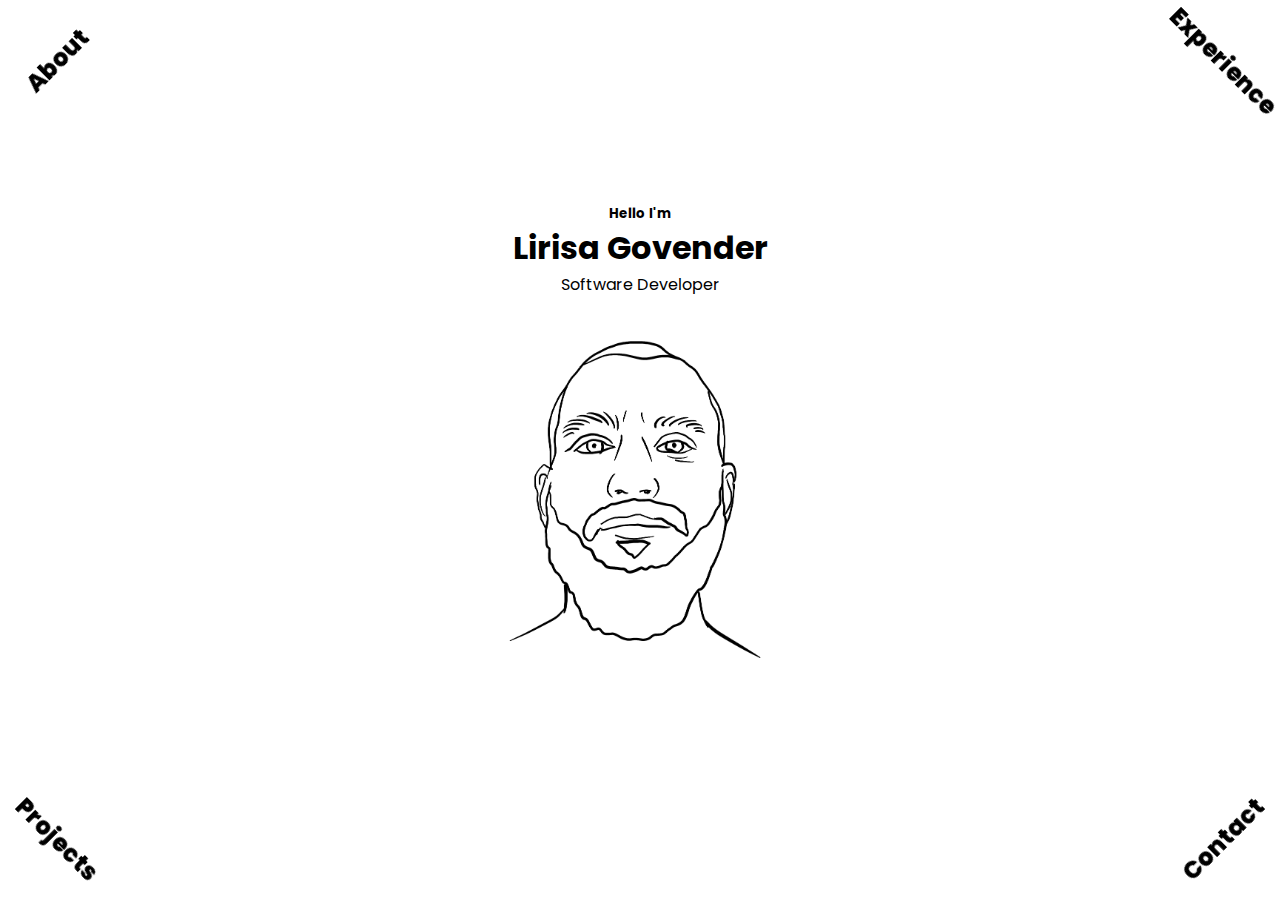
<file: index.html>
<!DOCTYPE html>
<html lang="en">
<head>
    <meta charset="UTF-8">
    <meta name="viewport" content="width=device-width, initial-scale=1.0">
    <title>Lirisa Govender Portfolio</title>
    <link rel="icon" type="image/x-icon"  href="/assets/icons/favicon.ico">
    <script src="/js/animation.js" defer></script>
    <script src="/js/colour-mode.js" defer></script>
    <script src="/js/project-slideshow.js" defer></script>
    <link rel="stylesheet" href="/css/style.css">
    <link rel="stylesheet" href="/css/animation.css">
    <link rel="stylesheet" href="/css/colour-mode.css">
</head>
<body>
    <div id="hero"> 
        <h5>Hello I'm</h5>
        <h1>Lirisa Govender</h1>
        <p>Software Developer</p>
        <!-- Block, Element, Modifier (BEM) naming convention -->
        <div id="hero__animation">
            <div id="hero__animation__img"></div>
        </div>
    </div>
    <nav id="grid">
        <div id="grid__tl">
            <div id="grid__tl__btn">About</div>
            <div id="grid__tl__content">
                <div class="cards">
                    <div class="cards__content">
                        <article>
                            <img src="./assets/icons/experience.png" alt="Experience icon" class="icon">
                            <h2>Experience</h2>
                            <p>3+ Years <br> Software Development </br> Experience</p>
                        </article>
                        <p class="cards__content__text">
                            I have three years of experience building games, 
                            collaborating on projects, and applying design, programming, 
                            and interactive media skills through real-world-style academic work.
                        </p>
                    </div>
                    <div class="cards__content">
                        <article>
                            <img src="./assets/icons/education.png" alt="Education icon" class="icon">
                            <h2>Education</h2>
                            <p>Bachelor of Computer & Information Sciences <br> in Game Design & Development</p>
                        </article>
                        <p class="cards__content__text">
                            I'm completing a specialised degree in Game Design & Development at IIE-Vega School, Durban, 
                            while also self-learning web and mobile design to grow my creative and technical skills beyond the classroom.
                        </p>
                    </div>
                </div>
            </div>
        </div>
        <div id="grid__tr">
            <div id="grid__tr__btn">Experience</div>
            <div id="grid__tr__content">
                <div class="cards experience">
                        <article class="experience__skill">
                            <h2>Coding Languages</h2>
                            <div>
                                <img 
                                    src="./assets/icons/checkmark.png" 
                                    alt="Checkmark icon" 
                                    class="icon"
                                />
                                <div>
                                    <h2>C#</h2>
                                    <P>Experienced</P>
                                </div>
                            </div>
                            <div>
                                <img 
                                    src="./assets/icons/checkmark.png" 
                                    alt="Checkmark icon" 
                                    class="icon"
                                />
                                <div>
                                    <h2>C++</h2>
                                    <P>Intermediate</P>
                                </div>
                            </div>
                            <div>
                                <img 
                                    src="./assets/icons/checkmark.png" 
                                    alt="Checkmark icon" 
                                    class="icon"
                                />
                                <div>
                                    <h2>Kotlin</h2>
                                    <P>Intermediate</P>
                                </div>
                            </div>
                            <div>
                                <img 
                                    src="./assets/icons/checkmark.png" 
                                    alt="Checkmark icon" 
                                    class="icon"
                                />
                                <div>
                                    <h2>HTML, CSS & JS</h2>
                                    <P>Basic</P>
                                </div>
                            </div>
                        </article>
                        <article class="experience__skill">
                            <h2>Software</h2>
                            <div>
                                <img 
                                    src="./assets/icons/checkmark.png" 
                                    alt="Checkmark icon" 
                                    class="icon"
                                />
                                <div>
                                    <h2>Unity</h2>
                                    <P>Experienced</P>
                                </div>
                            </div>
                            <div>
                                <img 
                                    src="./assets/icons/checkmark.png" 
                                    alt="Checkmark icon" 
                                    class="icon"
                                />
                                <div>
                                    <h2>Unreal Engine 5</h2>
                                    <P>Intermediate</P>
                                </div>
                            </div>
                            <div>
                                <img 
                                    src="./assets/icons/checkmark.png" 
                                    alt="Checkmark icon" 
                                    class="icon"
                                />
                                <div>
                                    <h2>Visual Studio</h2>
                                    <P>Experienced</P>
                                </div>
                            </div>
                            <div>
                                <img 
                                    src="./assets/icons/checkmark.png" 
                                    alt="Checkmark icon" 
                                    class="icon"
                                />
                                <div>
                                    <h2>Photoshop & Blender</h2>
                                    <P>Experienced</P>
                                </div>
                            </div>
                        </article>
                </div>
            </div>
        </div>
        <div id="grid__bl">
            <div id="grid__bl__btn">Projects</div>
            <div id="grid__bl__content">
                <div id="grid__bl__content__projects">
                    <div class="project p-1">
                        <a href="project-details/project1.html">
                            <img
                                class="project__img project-1"
                                src="assets/portfolio-projects/project-1-dark.png"
                                alt="Project 1"
                            />
                        </a>
                        <h2 class="project__title">Project One</h2>
                        <button
                            class="btn"
                            onclick="window.location.href='https://youtu.be/52tFwCtpH-U'"
                        >
                            Demo
                        </button>
                        <button
                             class="btn"
                             onclick="window.location.href='https://lirisa29.itch.io/the-great-banana-dash'"
                        >
                            Download
                        </button>
                    </div>
                    <div class="project p-2">
                        <a href="project-details/project2.html">
                            <img
                                class="project__img project-2"
                                src="assets/portfolio-projects/project-2-dark.png"
                                alt="Project 2"
                            />
                        </a>
                        <h2 class="project__title">Project Two</h2>
                        <button
                            class="btn"
                            onclick="window.location.href='https://youtu.be/0BT-0k6VqTE'"
                        >
                            Demo
                        </button>
                        <button
                            class="btn"
                            onclick="window.location.href='https://lirisa29.itch.io/cyro-crisis'"
                        >
                            Download
                        </button>
                    </div>
                    <div class="project p-3">
                        <a href="project-details/project3.html">
                            <img
                                class="project__img project-3"
                                src="assets/portfolio-projects/project-3-dark.png"
                                alt="Project 3"
                            />
                        </a>
                        <h2 class="project__title">Project Three</h2>
                        <button
                           class="btn"
                           onclick="window.location.href='https://youtu.be/CaQbEs1PgSU'"
                        >
                           Demo
                       </button>
                       <button
                           class="btn"
                           onclick="window.location.href='https://lirisa29.itch.io/monster-moto-rush'"
                        >
                           Download
                       </button>
                    </div>
                    <div class="project p-4">
                        <a href="project-details/project4.html">
                            <img
                                class="project__img project-4"
                                src="assets/portfolio-projects/project-4-dark.png"
                                alt="Project 4"
                            />
                        </a>
                        <h2 class="project__title">Project Four</h2>
                        <button
                           class="btn"
                           onclick="window.location.href='https://youtu.be/6ot3UNZO2h0'"
                        >
                           Demo
                        </button>
                        <button
                           class="btn"
                           onclick="window.location.href='https://lirisa29.itch.io/depths-of-decay'"
                        >
                           Download
                        </button>
                    </div>
                <button class="arrow" onclick="navigateProject(-1)">&#10094;</button>
                <button class="arrow" onclick="navigateProject(1)">&#10095;</button>
            </div>
        </div>
        <div id="grid__br">
            <div id="grid__br__btn">Contact</div>
            <div id="grid__br__content">
                <h5 class="contact-text">Get In Touch</h5>
                <h2 class="contact-text">Contact Me</h2>
                <div>
                    <button class="btn btn-contact" onclick="window.location.href='mailto:lirisagovender@gmail.com'"
                    >
                        Email
                    </button>
                    <button class="btn btn-contact" onclick="window.location.href='https://za.linkedin.com/in/lirisa-govender-53a52a355'"
                    >
                        LinkedIn
                    </button>
                </div>
            </div>
        </div>
    </nav>
    <div id="colour-mode">
        <div id="toggle-button" class="icon"></div>
    </div>
</body>
</html>
</file>
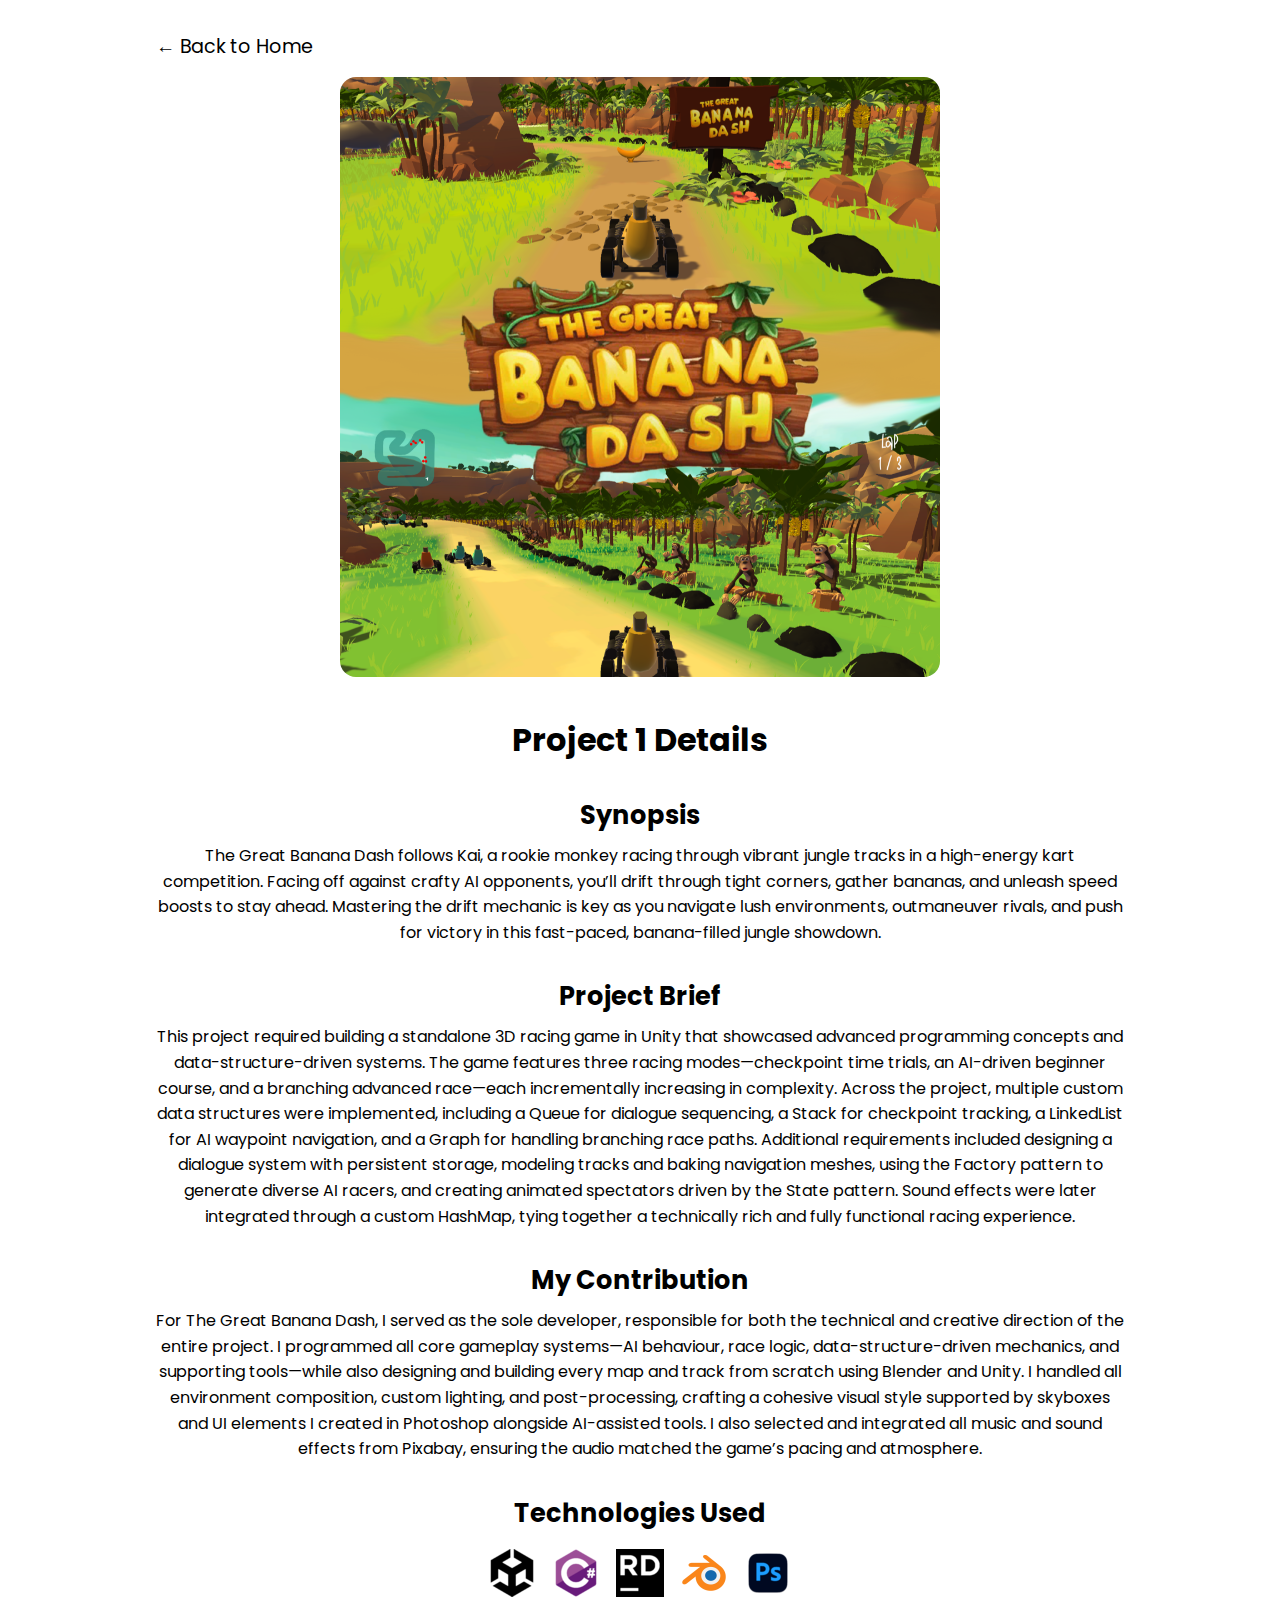
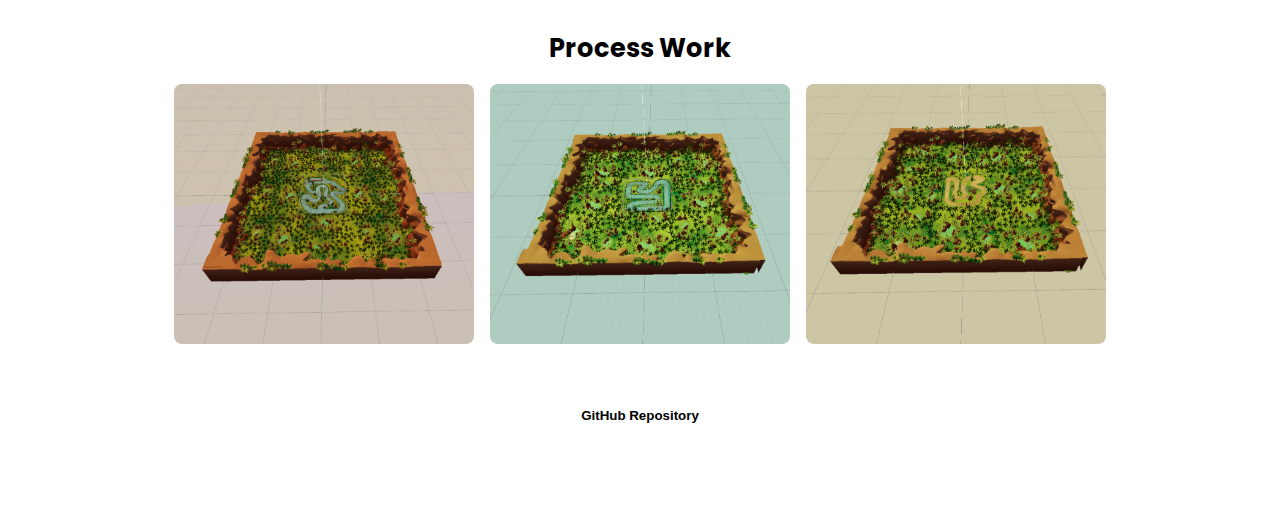
<file: project-details/project1.html>
<!DOCTYPE html>
<html lang="en">
<head>
    <meta charset="UTF-8">
    <meta name="viewport" content="width=device-width, initial-scale=1.0">
    <title>Lirisa Govender Portfolio</title>
    <link rel="icon" type="image/x-icon"  href="/assets/icons/favicon.ico">

    <link rel="stylesheet" href="../css/style.css">
    <link rel="stylesheet" href="../css/colour-mode.css">
    <link rel="stylesheet" href="../css/project-details.css">
</head>

<body>

    <!-- Back Button -->
    <a href="../index.html" class="back-btn">← Back to Home</a>

    <section class="project-details">

        <!-- Poster Image -->
        <img 
            src="../assets/portfolio-projects/project-1-dark.png" 
            alt="Project One Poster"
            class="details-poster"
        />

        <!-- Title -->
        <h1>Project 1 Details</h1>

        <!-- Synopsis -->
        <h2>Synopsis</h2>
        <p>
            The Great Banana Dash follows Kai, a rookie monkey racing through vibrant jungle tracks in a high-energy kart competition. 
            Facing off against crafty AI opponents, you’ll drift through tight corners, gather bananas, and unleash speed boosts to stay ahead. 
            Mastering the drift mechanic is key as you navigate lush environments, outmaneuver rivals, and push for victory in this fast-paced, banana-filled jungle showdown.
        </p>

        <!-- Project Brief -->
        <h2>Project Brief</h2>
        <p>
            This project required building a standalone 3D racing game in Unity that showcased advanced programming concepts and data-structure-driven systems. 
            The game features three racing modes—checkpoint time trials, an AI-driven beginner course, and a branching advanced race—each incrementally increasing in complexity. 
            Across the project, multiple custom data structures were implemented, including a Queue for dialogue sequencing, a Stack for checkpoint tracking, a LinkedList for AI waypoint navigation, and a Graph for handling branching race paths. 
            Additional requirements included designing a dialogue system with persistent storage, modeling tracks and baking navigation meshes, using the Factory pattern to generate diverse AI racers, and creating animated spectators driven by the State pattern. 
            Sound effects were later integrated through a custom HashMap, tying together a technically rich and fully functional racing experience.
        </p>

        <!-- My Role -->
        <h2>My Contribution</h2>
        <p>
            For The Great Banana Dash, I served as the sole developer, responsible for both the technical and creative direction of the entire project. 
            I programmed all core gameplay systems—AI behaviour, race logic, data-structure-driven mechanics, and supporting tools—while also designing and building every map and track from scratch using Blender and Unity. 
            I handled all environment composition, custom lighting, and post-processing, crafting a cohesive visual style supported by skyboxes and UI elements I created in Photoshop alongside AI-assisted tools. 
            I also selected and integrated all music and sound effects from Pixabay, ensuring the audio matched the game’s pacing and atmosphere.
        </p>

        <!-- Technologies -->
        <h2>Technologies Used</h2>
        <div class="tech-icons">
            <img src="../assets/icons/unity.png" alt="Unity">
            <img src="../assets/icons/csharp.png" alt="C#">
            <img src="../assets/icons/rider.png" alt="Jetbrains Rider">
            <img src="../assets/icons/blender.png" alt="Blender">
            <img src="../assets/icons/photoshop.png" alt="Photoshop">
            <!-- Add more if needed -->
        </div>

        <!-- Process Work -->
        <h2>Process Work</h2>
        <div class="process-gallery">
            <img src="../assets/portfolio-projects/process-images/project-1-process1.png" alt="">
            <img src="../assets/portfolio-projects/process-images/project-1-process2.png" alt="">
            <img src="../assets/portfolio-projects/process-images/project-1-process3.png" alt="">
        </div>

        <!-- Download Link -->
        <button
            class="download-btn"
            onclick="window.location.href='https://github.com/lirisa29/The-Great-Banana-Dash.git'"
        >
            GitHub Repository
        </button>

    </section>
</body>
</html>
</file>
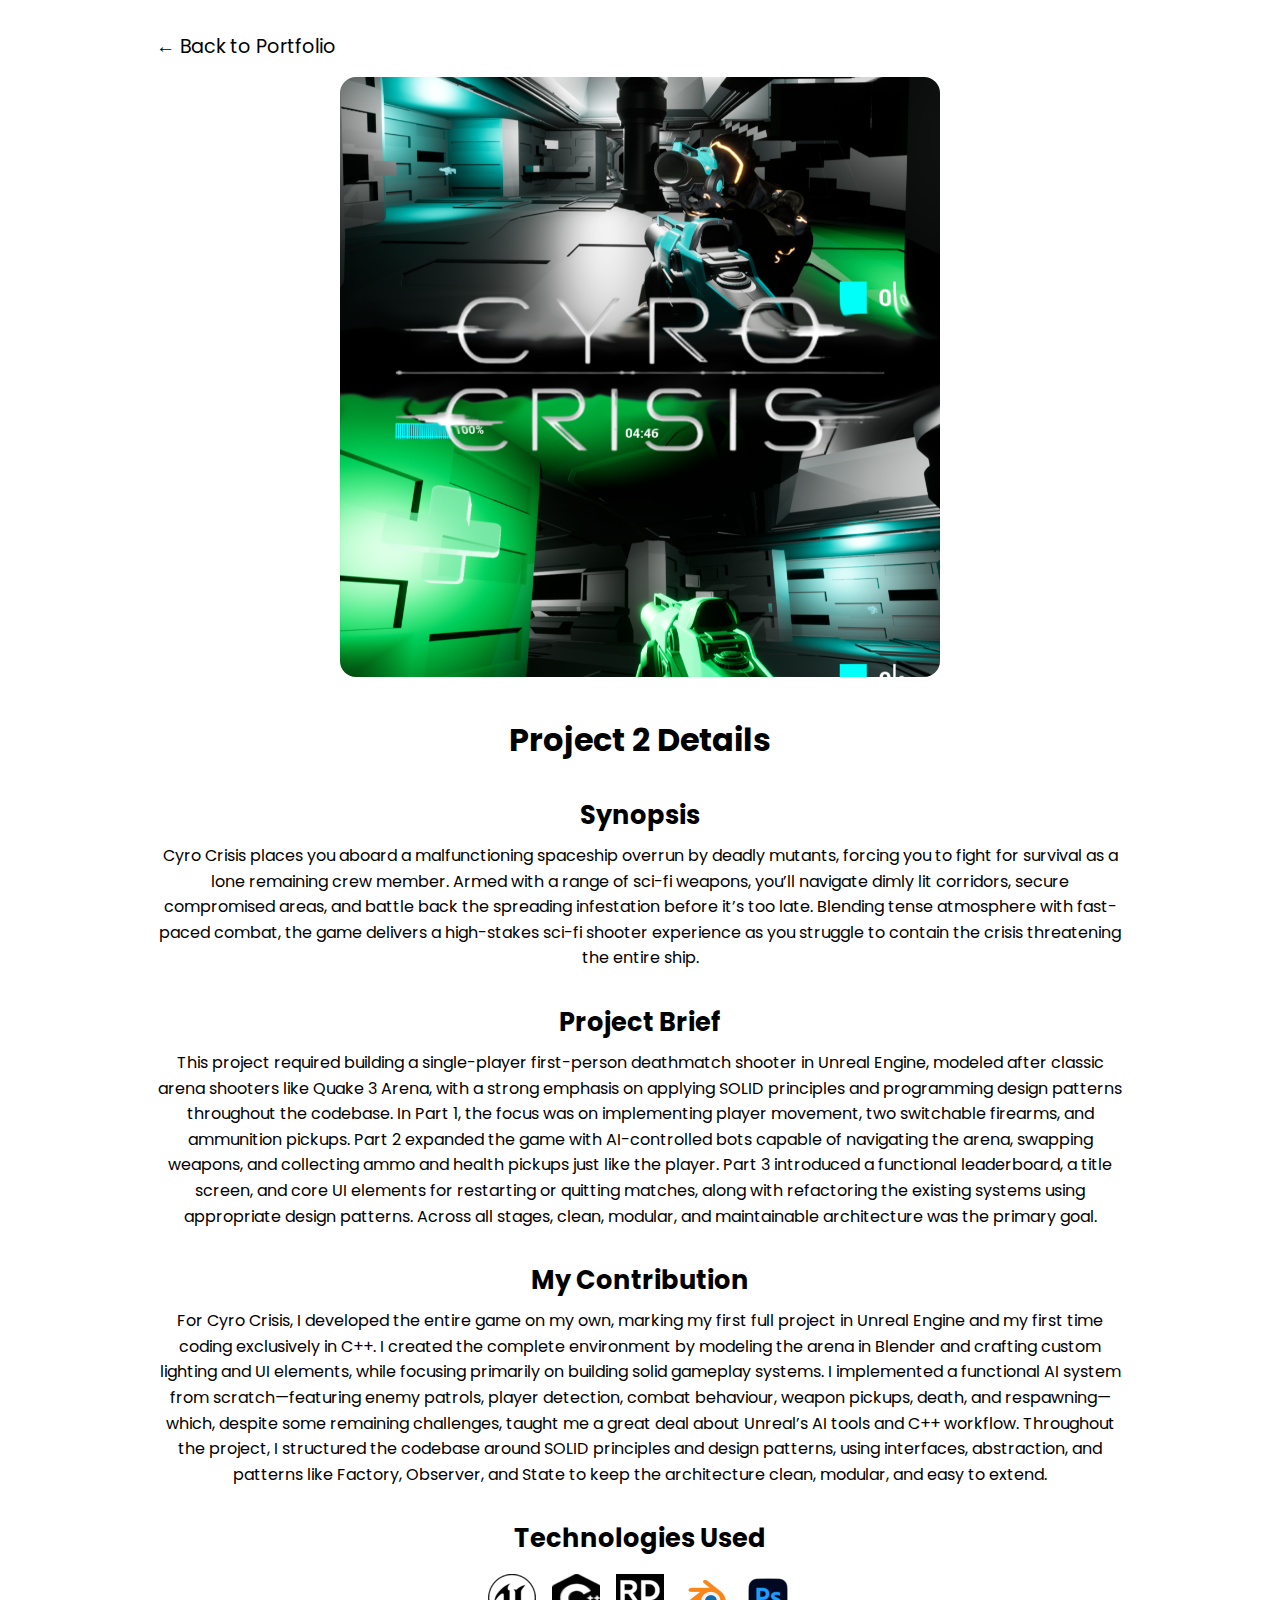
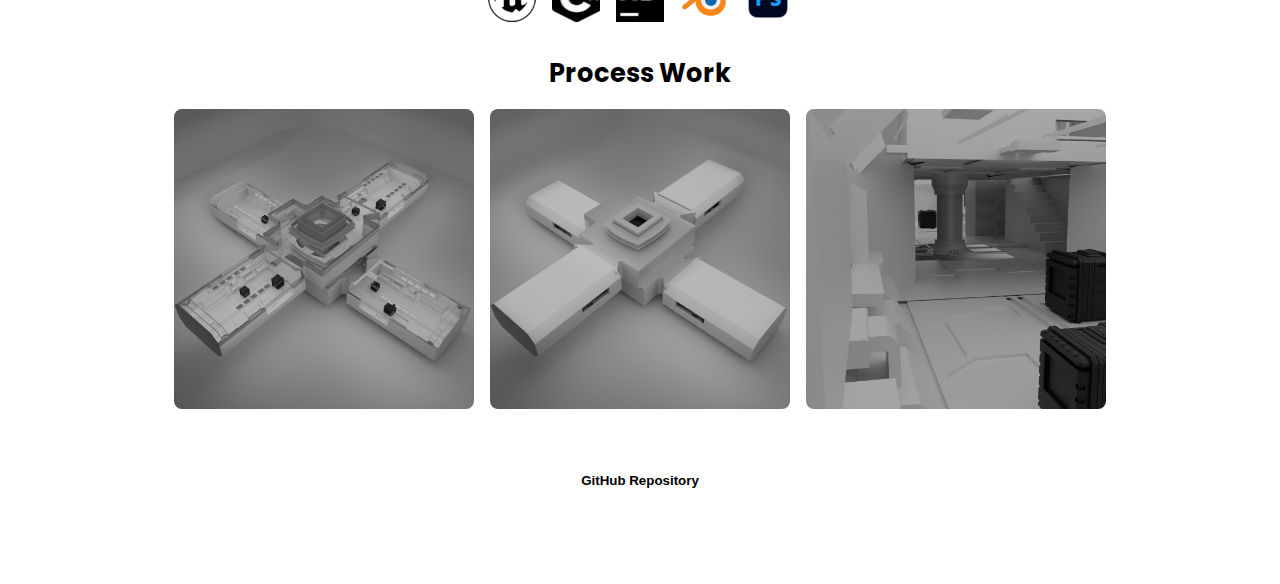
<file: project-details/project2.html>
<!DOCTYPE html>
<html lang="en">
<head>
    <meta charset="UTF-8">
    <meta name="viewport" content="width=device-width, initial-scale=1.0">
    <title>Lirisa Govender Portfolio</title>
    <link rel="icon" type="image/x-icon"  href="/assets/icons/favicon.ico">

    <link rel="stylesheet" href="../css/style.css">
    <link rel="stylesheet" href="../css/colour-mode.css">
    <link rel="stylesheet" href="../css/project-details.css">
</head>

<body>

    <!-- Back Button -->
    <a href="../index.html" class="back-btn">← Back to Portfolio</a>

    <section class="project-details">

        <!-- Poster Image -->
        <img 
            src="../assets/portfolio-projects/project-2-dark.png" 
            alt="Project Two Poster"
            class="details-poster"
        />

        <!-- Title -->
        <h1>Project 2 Details</h1>

        <!-- Synopsis -->
        <h2>Synopsis</h2>
        <p>
            Cyro Crisis places you aboard a malfunctioning spaceship overrun by deadly mutants, forcing you to fight for survival as a lone remaining crew member. 
            Armed with a range of sci-fi weapons, you’ll navigate dimly lit corridors, secure compromised areas, and battle back the spreading infestation before it’s too late. 
            Blending tense atmosphere with fast-paced combat, the game delivers a high-stakes sci-fi shooter experience as you struggle to contain the crisis threatening the entire ship.
        </p>

        <!-- Project Brief -->
        <h2>Project Brief</h2>
        <p>
            This project required building a single-player first-person deathmatch shooter in Unreal Engine, modeled after classic arena shooters like Quake 3 Arena, with a strong emphasis on applying SOLID principles and programming design patterns throughout the codebase. 
            In Part 1, the focus was on implementing player movement, two switchable firearms, and ammunition pickups. 
            Part 2 expanded the game with AI-controlled bots capable of navigating the arena, swapping weapons, and collecting ammo and health pickups just like the player. 
            Part 3 introduced a functional leaderboard, a title screen, and core UI elements for restarting or quitting matches, along with refactoring the existing systems using appropriate design patterns. 
            Across all stages, clean, modular, and maintainable architecture was the primary goal.
        </p>

        <!-- My Role -->
        <h2>My Contribution</h2>
        <p>
            For Cyro Crisis, I developed the entire game on my own, marking my first full project in Unreal Engine and my first time coding exclusively in C++. 
            I created the complete environment by modeling the arena in Blender and crafting custom lighting and UI elements, while focusing primarily on building solid gameplay systems. 
            I implemented a functional AI system from scratch—featuring enemy patrols, player detection, combat behaviour, weapon pickups, death, and respawning—which, despite some remaining challenges, taught me a great deal about Unreal’s AI tools and C++ workflow. 
            Throughout the project, I structured the codebase around SOLID principles and design patterns, using interfaces, abstraction, and patterns like Factory, Observer, and State to keep the architecture clean, modular, and easy to extend.
        </p>

        <!-- Technologies -->
        <h2>Technologies Used</h2>
        <div class="tech-icons">
            <img src="../assets/icons/unreal-engine.png" alt="Unreal Engine 5">
            <img src="../assets/icons/cplusplus.png" alt="C++">
            <img src="../assets/icons/rider.png" alt="Jetbrains Rider">
            <img src="../assets/icons/blender.png" alt="Blender">
            <img src="../assets/icons/photoshop.png" alt="Photoshop">
            <!-- Add more if needed -->
        </div>

        <!-- Process Work -->
        <h2>Process Work</h2>
        <div class="process-gallery">
            <img src="../assets/portfolio-projects/process-images/project-2-process1.png" alt="">
            <img src="../assets/portfolio-projects/process-images/project-2-process2.png" alt="">
            <img src="../assets/portfolio-projects/process-images/project-2-process3.png" alt="">
        </div>

        <!-- Download Link -->
        <button
            class="download-btn"
            onclick="window.location.href='https://github.com/lirisa29/Cyro-Crisis.git'"
        >
            GitHub Repository
        </button>

    </section>
</body>
</html>
</file>
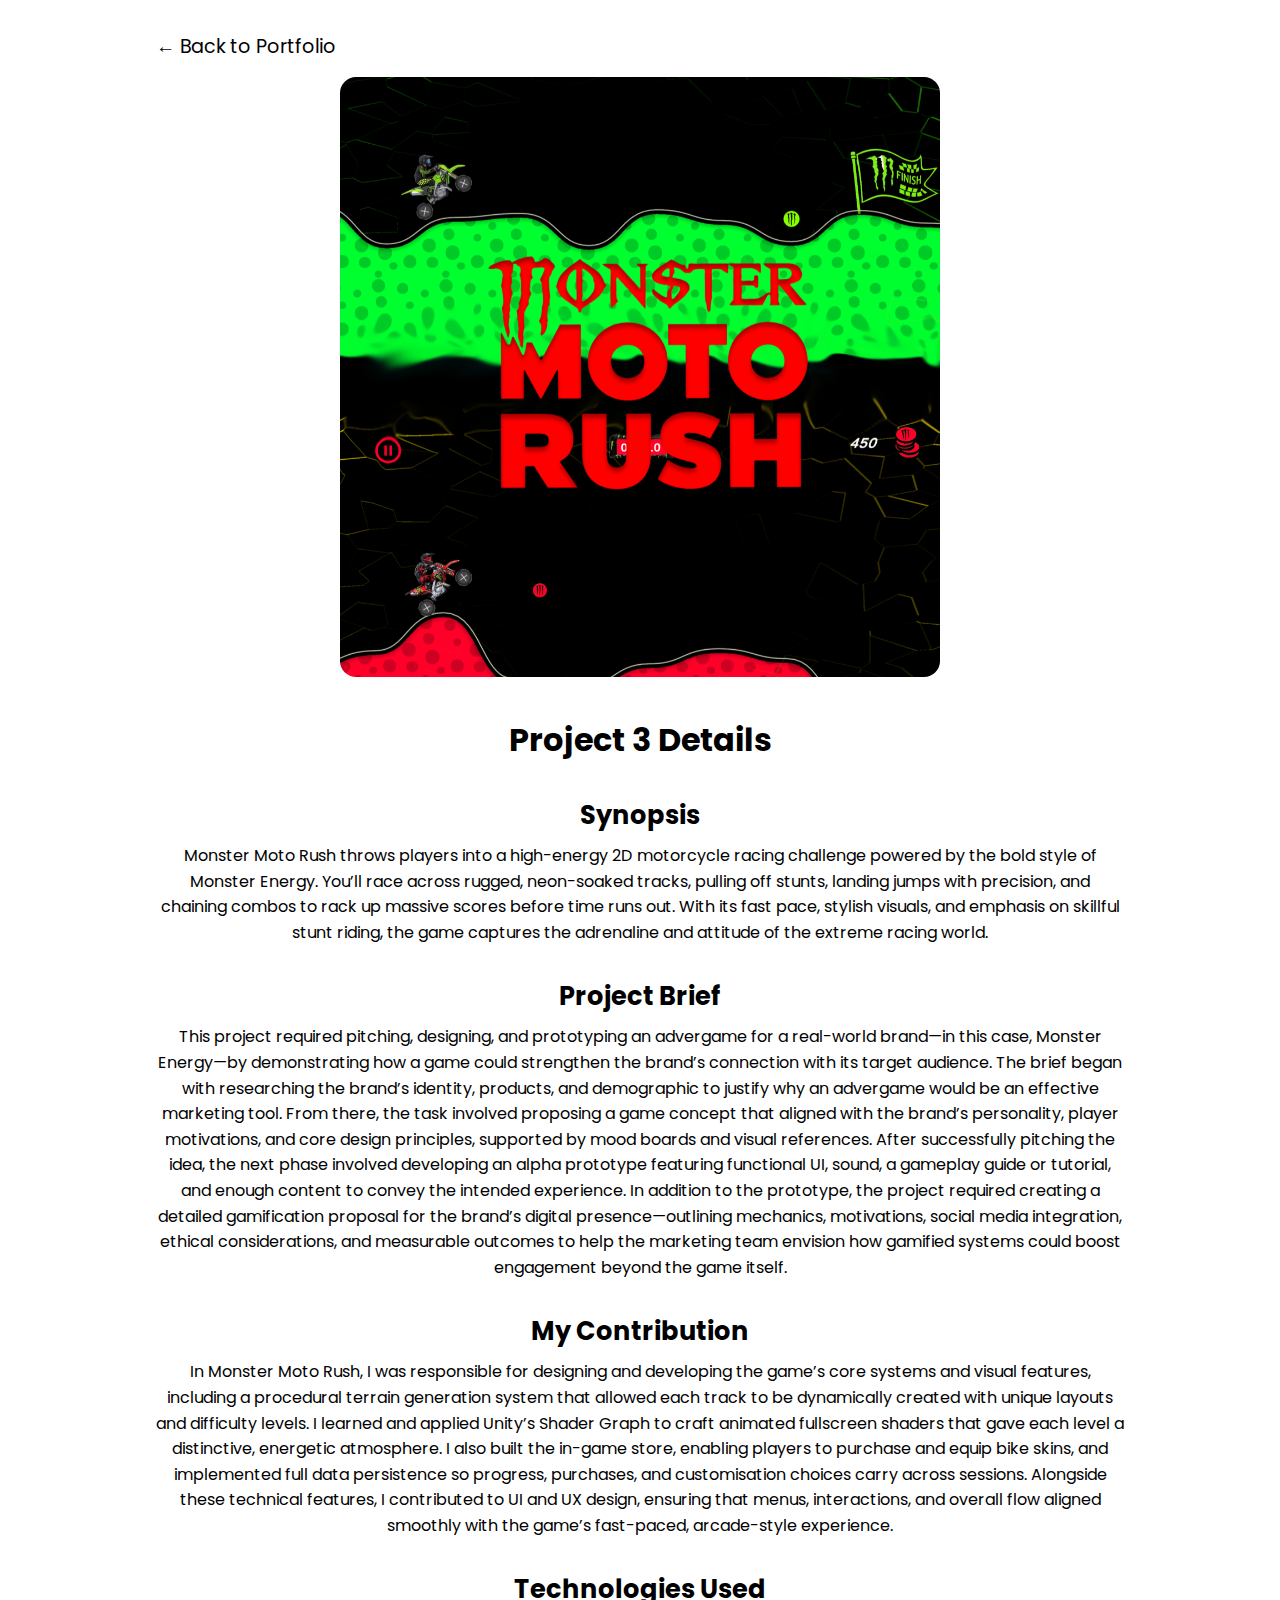
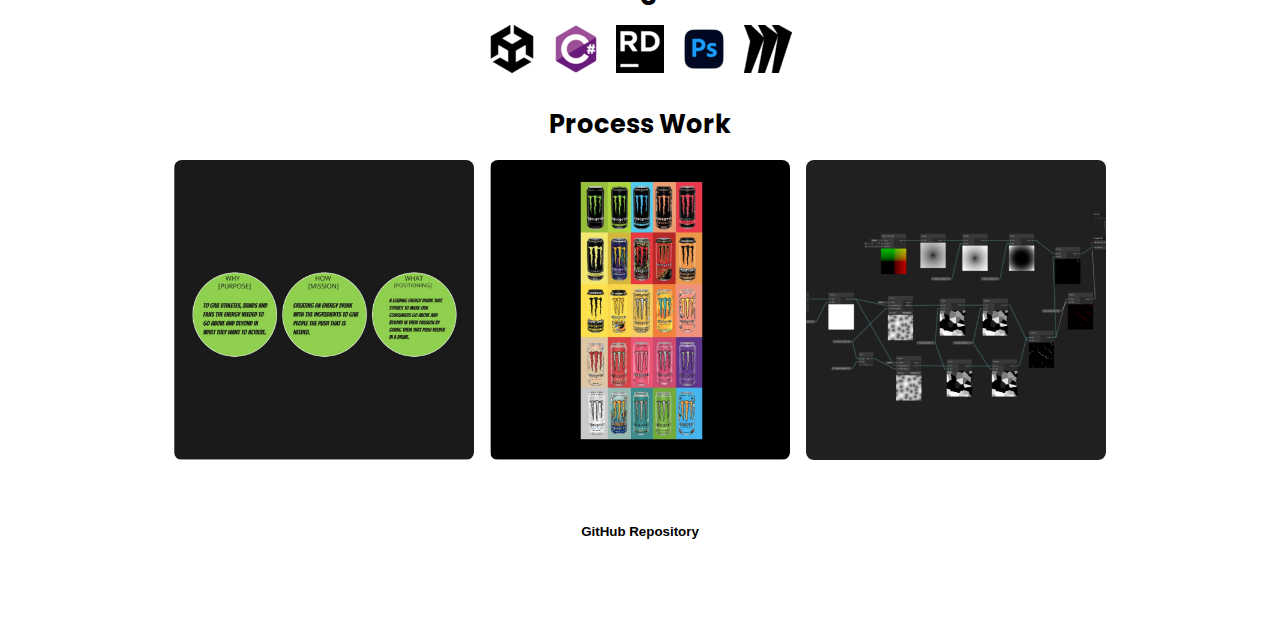
<file: project-details/project3.html>
<!DOCTYPE html>
<html lang="en">
<head>
    <meta charset="UTF-8">
    <meta name="viewport" content="width=device-width, initial-scale=1.0">
    <title>Lirisa Govender Portfolio</title>
    <link rel="icon" type="image/x-icon"  href="/assets/icons/favicon.ico">

    <link rel="stylesheet" href="../css/style.css">
    <link rel="stylesheet" href="../css/colour-mode.css">
    <link rel="stylesheet" href="../css/project-details.css">
</head>

<body>

    <!-- Back Button -->
    <a href="../index.html" class="back-btn">← Back to Portfolio</a>

    <section class="project-details">

        <!-- Poster Image -->
        <img 
            src="../assets/portfolio-projects/project-3-dark.png" 
            alt="Project Three Poster"
            class="details-poster"
        />

        <!-- Title -->
        <h1>Project 3 Details</h1>

        <!-- Synopsis -->
        <h2>Synopsis</h2>
        <p>
            Monster Moto Rush throws players into a high-energy 2D motorcycle racing challenge powered by the bold style of Monster Energy. 
            You’ll race across rugged, neon-soaked tracks, pulling off stunts, landing jumps with precision, and chaining combos to rack up massive scores before time runs out. 
            With its fast pace, stylish visuals, and emphasis on skillful stunt riding, the game captures the adrenaline and attitude of the extreme racing world.
        </p>

        <!-- Project Brief -->
        <h2>Project Brief</h2>
        <p>
            This project required pitching, designing, and prototyping an advergame for a real-world brand—in this case, Monster Energy—by demonstrating how a game could strengthen the brand’s connection with its target audience. 
            The brief began with researching the brand’s identity, products, and demographic to justify why an advergame would be an effective marketing tool. 
            From there, the task involved proposing a game concept that aligned with the brand’s personality, player motivations, and core design principles, supported by mood boards and visual references. 
            After successfully pitching the idea, the next phase involved developing an alpha prototype featuring functional UI, sound, a gameplay guide or tutorial, and enough content to convey the intended experience. 
            In addition to the prototype, the project required creating a detailed gamification proposal for the brand’s digital presence—outlining mechanics, motivations, social media integration, ethical considerations, and measurable outcomes to help the marketing team envision how gamified systems could boost engagement beyond the game itself.
        </p>

        <!-- My Role -->
        <h2>My Contribution</h2>
        <p>
            In Monster Moto Rush, I was responsible for designing and developing the game’s core systems and visual features, including a procedural terrain generation system that allowed each track to be dynamically created with unique layouts and difficulty levels. 
            I learned and applied Unity’s Shader Graph to craft animated fullscreen shaders that gave each level a distinctive, energetic atmosphere. 
            I also built the in-game store, enabling players to purchase and equip bike skins, and implemented full data persistence so progress, purchases, and customisation choices carry across sessions. 
            Alongside these technical features, I contributed to UI and UX design, ensuring that menus, interactions, and overall flow aligned smoothly with the game’s fast-paced, arcade-style experience.
        </p>

        <!-- Technologies -->
        <h2>Technologies Used</h2>
        <div class="tech-icons">
            <img src="../assets/icons/unity.png" alt="Unity">
            <img src="../assets/icons/csharp.png" alt="C#">
            <img src="../assets/icons/rider.png" alt="Jetbrains Rider">
            <img src="../assets/icons/photoshop.png" alt="Photoshop">
            <img src="../assets/icons/miro.png" alt="Miro">
            <!-- Add more if needed -->
        </div>

        <!-- Process Work -->
        <h2>Process Work</h2>
        <div class="process-gallery">
            <img src="../assets/portfolio-projects/process-images/project-3-process-1.jpg" alt="">
            <img src="../assets/portfolio-projects/process-images/project-3-process-2.jpg" alt="">
            <img src="../assets/portfolio-projects/process-images/project-3-process-3.png" alt="">
        </div>

        <!-- Download Link -->
        <button
            class="download-btn"
            onclick="window.location.href='https://github.com/lirisa29/MonsterMotoRush.git'"
        >
            GitHub Repository
        </button>

    </section>
</body>
</html>
</file>
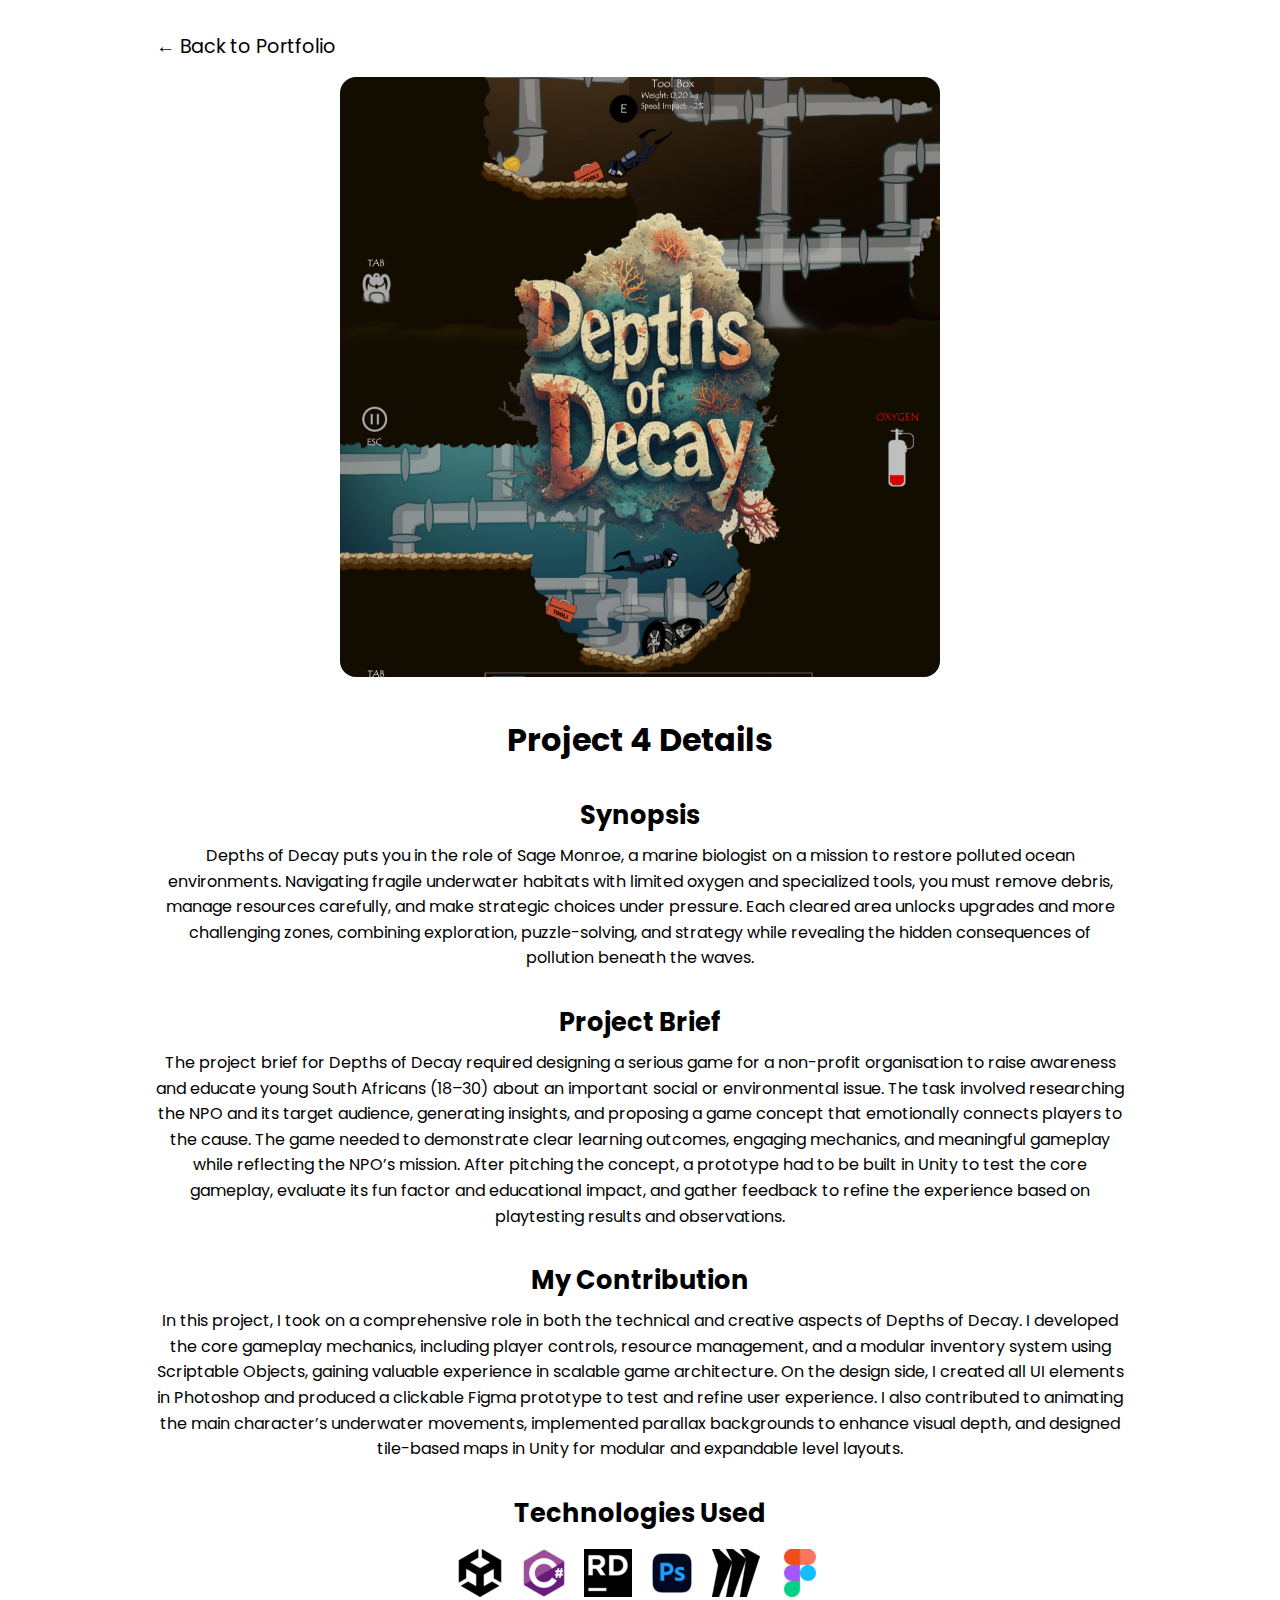
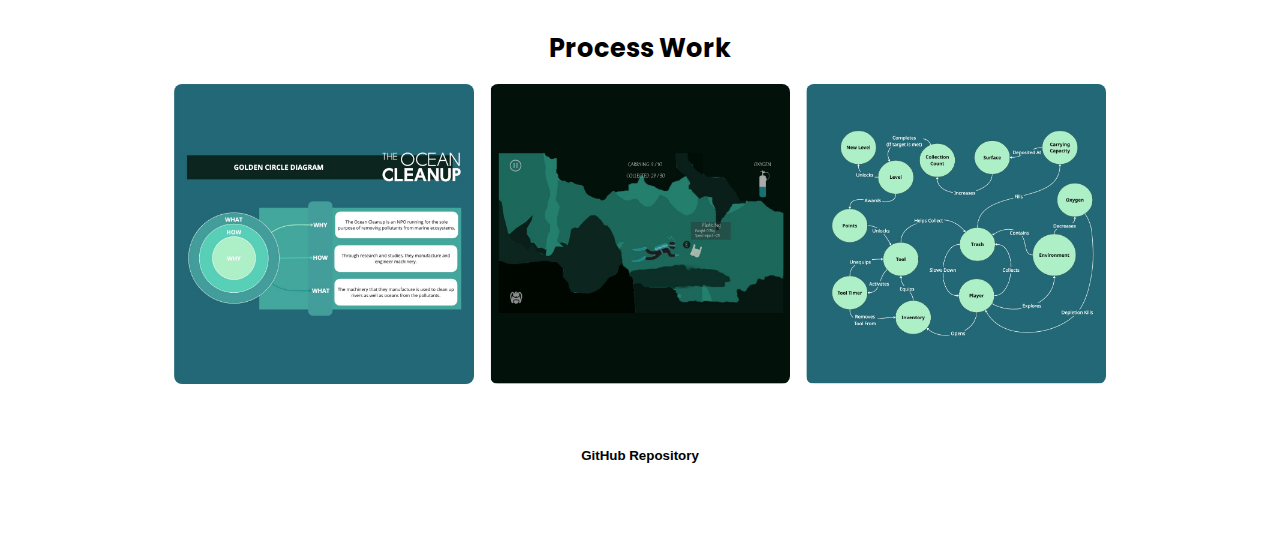
<file: project-details/project4.html>
<!DOCTYPE html>
<html lang="en">
<head>
    <meta charset="UTF-8">
    <meta name="viewport" content="width=device-width, initial-scale=1.0">
    <title>Lirisa Govender Portfolio</title>
    <link rel="icon" type="image/x-icon"  href="/assets/icons/favicon.ico">

    <link rel="stylesheet" href="../css/style.css">
    <link rel="stylesheet" href="../css/colour-mode.css">
    <link rel="stylesheet" href="../css/project-details.css">
</head>

<body>

    <!-- Back Button -->
    <a href="../index.html" class="back-btn">← Back to Portfolio</a>

    <section class="project-details">

        <!-- Poster Image -->
        <img 
            src="../assets/portfolio-projects/project-4-dark.png" 
            alt="Project Four Poster"
            class="details-poster"
        />

        <!-- Title -->
        <h1>Project 4 Details</h1>

        <!-- Synopsis -->
        <h2>Synopsis</h2>
        <p>
            Depths of Decay puts you in the role of Sage Monroe, a marine biologist on a mission to restore polluted ocean environments. 
            Navigating fragile underwater habitats with limited oxygen and specialized tools, you must remove debris, manage resources carefully, and make strategic choices under pressure. 
            Each cleared area unlocks upgrades and more challenging zones, combining exploration, puzzle-solving, and strategy while revealing the hidden consequences of pollution beneath the waves.
        </p>

        <!-- Project Brief -->
        <h2>Project Brief</h2>
        <p>
            The project brief for Depths of Decay required designing a serious game for a non-profit organisation to raise awareness and educate young South Africans (18–30) about an important social or environmental issue. 
            The task involved researching the NPO and its target audience, generating insights, and proposing a game concept that emotionally connects players to the cause. 
            The game needed to demonstrate clear learning outcomes, engaging mechanics, and meaningful gameplay while reflecting the NPO’s mission. 
            After pitching the concept, a prototype had to be built in Unity to test the core gameplay, evaluate its fun factor and educational impact, and gather feedback to refine the experience based on playtesting results and observations.
        </p>

        <!-- My Role -->
        <h2>My Contribution</h2>
        <p>
            In this project, I took on a comprehensive role in both the technical and creative aspects of Depths of Decay. 
            I developed the core gameplay mechanics, including player controls, resource management, and a modular inventory system using Scriptable Objects, gaining valuable experience in scalable game architecture. 
            On the design side, I created all UI elements in Photoshop and produced a clickable Figma prototype to test and refine user experience. 
            I also contributed to animating the main character’s underwater movements, implemented parallax backgrounds to enhance visual depth, and designed tile-based maps in Unity for modular and expandable level layouts.
        </p>

        <!-- Technologies -->
        <h2>Technologies Used</h2>
        <div class="tech-icons">
            <img src="../assets/icons/unity.png" alt="Unity">
            <img src="../assets/icons/csharp.png" alt="C#">
            <img src="../assets/icons/rider.png" alt="Jetbrains Rider">
            <img src="../assets/icons/photoshop.png" alt="Photoshop">
            <img src="../assets/icons/miro.png" alt="Miro">
            <img src="../assets/icons/figma.png" alt="Figma">
            <!-- Add more if needed -->
        </div>

        <!-- Process Work -->
        <h2>Process Work</h2>
        <div class="process-gallery">
            <img src="../assets/portfolio-projects/process-images/project-4-process1.jpg" alt="">
            <img src="../assets/portfolio-projects/process-images/project-4-process2.jpg" alt="">
            <img src="../assets/portfolio-projects/process-images/project-4-process3.jpg" alt="">
        </div>

        <!-- Download Link -->
        <button
            class="download-btn"
            onclick="window.location.href='https://github.com/lirisa29/Depths-of-Decay.git'"
        >
            GitHub Repository
        </button>

    </section>
</body>
</html>
</file>
<file: css/style.css>
/* CUSTOM FONT */

@import url('https://fonts.googleapis.com/css2?family=Poppins:wght@200;300;400;500;600&display=swap');

/* GENERAL */

body {
  font-family: "Poppins", sans-serif;
  background: var(--bg);
  color: var(--text);
  height: 100%;
  width: 100%;
  margin: 0;
  -webkit-tap-highlight-color: transparent;
}

h1,
h2,
h5,
p {
  margin: 0;
}

.icon {
  height: 2rem;
  width: 2rem;
  margin: 0 0.5rem;
}

/* HERO */

#hero {
  position: absolute;
  top: 50%;
  left: 50%;
  transform: translate(-50%, -50%);
  text-align: center;
}

#hero__animation {
  animation-name: hover;
  animation-duration: 1.5s;
  animation-iteration-count: infinite;
  animation-timing-function: ease-in-out;
  height: 25rem;
  width: 25rem;
  max-height: 100vh;
  max-width: 100vw;
}

#hero__animation__img {
  background-image: var(--tl-1);
  height: 100%;
  background-position: center;
  background-size: cover;
}

/* GRID COMMON STYLES */

#grid {
  position: absolute;
  display: grid;
  grid-template-rows: 1fr 1fr;
  grid-template-columns: 1fr 1fr;
  height: 100vh;
  width: 100vw;
  overflow: hidden;
}

#grid__tl__btn,
#grid__tr__btn,
#grid__bl__btn,
#grid__br__btn {
  height: 18.75rem;
  width: 18.75rem;
  background: var(--bg);
  color: var(--text);
  border: var(--border);
  position: fixed;
  display: flex;
  justify-content: center;
  cursor: pointer;
  text-align: center;
  font-weight: 800;
  font-size: 1.5rem;
  z-index: 100;
  border-radius: 40%;
  transition: transform 0.2s ease-in-out;
}

#grid__tl__content,
#grid__tr__content,
#grid__bl__content,
#grid__br__content {
  position: absolute;
  text-align: center;
  transition: transform 0.3s ease-in-out;
  color: var(--text-alt);
}

#grid__tl__btn,
#grid__tr__btn {
  padding-bottom: 0.5rem;
  align-items: flex-end;
}

#grid__bl__btn,
#grid__br__btn {
  padding-top: 0.5rem;
}

#grid__tl__btn:active,
#grid__br__btn:active {
  transform: rotate(-45deg) scale(1.05);
}

#grid__tr__btn:active,
#grid__bl__btn:active {
  transform: rotate(45deg) scale(1.05);
}

/* TOP LEFT CORNER */

#grid__tl__btn {
  top: -11.5rem;
  left: -11.5rem;
  transform: rotate(-45deg);
}

#grid__tl__content {
  width: 30vw;
  top: 10vh;
  left: 0;
  transform: translateX(-100vw) translateY(-100vh);
}

article {
  background: rgb(245, 245, 245);
  font-size: 0.8rem;
  list-style: none;
  border: var(--border);
  border-radius: 2rem;
  padding: 0.5rem;
  margin: 1rem;
  width: 8.75rem;
  min-width: 8.75rem;
}

article h2 {
  font-size: 1rem;
  padding: 0.3rem;
}

article p {
  padding-bottom: 0.3rem;
}

article h2,
article p {
  color: #333;
}

.cards {
  padding: 0;
}

.cards__content {
  display: flex;
  align-items: center;
}

.cards__content__text {
  color: var(--text);
  text-align: left;
  margin: 0 1rem;
}

/* TOP RIGHT CORNER */

#grid__tr__btn {
  top: -11.5rem;
  right: -11.5rem;
  transform: rotate(45deg);
}

#grid__tr__content {
  width: 30vw;
  top: 10vh;
  right: 0;
  transform: translateX(100vw) translateY(-100vh);
}

.experience {
  display: flex;
  flex-wrap: wrap;
  justify-content: center;
  gap: 2rem;
}

.experience__skill {
  display: flex;
  flex-direction: column;
  padding: 1.2rem;
  gap: 0.2rem;
  margin: 0;
  width: fit-content;
}

.experience__skill div {
  display: flex;
  align-items: center;
  width: 13.5rem;
}

.experience__skill div img {
  padding: 0;
  margin-right: 0.5rem;
}

.experience__skill div h2 {
  text-align: left;
}

.experience__skill div p {
  padding: 0;
}

.experience__skill div h2,
.experience__skill div p {
  font-size: 0.8rem;
}

.experience__skill div div {
  justify-content: space-between;
}

/* BOTTOM LEFT CORNER */

#grid__bl__btn {
  bottom: -11.5rem;
  left: -11.5rem;
  transform: rotate(45deg);
}

#grid__bl__content {
  width: 15rem;
  bottom: 15vh;
  left: 0;
  transform: translateX(-100vw) translateY(100vh);
}

.project {
  width: 70%;
  display: flex;
  flex-wrap: wrap;
  border-radius: 2rem;
  overflow: hidden;
  margin: auto auto 0.5rem;
  border: var(--border);
  background: var(--bg-alt);
}

/* Desktop */
@media screen and (min-width: 1024px) {
  .project {
    width: 100%;
  }
}

.project__img {
  width: 100%;
}

.project__title {
  width: 100%;
  margin: 0;
  padding: 0.3rem 0;
  font-size: 1rem;
}

button {
  background: var(--btn);
  color: var(--btn-text);
  border: none;
  border-radius: 1rem;
  padding: 0.5rem;
}

.btn {
  border-radius: 0;
  height: 3rem;
  flex-basis: 50%;
  font-weight: 600;
}

.arrow {
  border: var(--border);
  width: 3rem;
  height: 2rem;
  margin: 0;
  padding: 0.2rem 0;
}

.btn,
.arrow {
  background: rgb(245, 245, 245);
  color: #333;
  transition: all 300ms ease;
}

.btn:active,
.arrow:active {
  background: var(--bg-alt);
  color: white;
  cursor: pointer;
}

.btn:hover,
.arrow:hover {
  cursor: pointer;
}

/* BOTTOM RIGHT CORNER */

#grid__br__btn {
    bottom: -11.5rem;
    right: -11.5rem;
    transform: rotate(-45deg);
}

#grid__br__content {
    bottom: 0;
    right: 0vw;
    transform: translateX(100vw) translateY(100vh);
}

#grid__br__content div {
    display: flex;
    margin: 0.5rem auto;
    gap: 1.2rem;
    width: 17rem;
}

.contact-text {
    color: var(--text);
}

.btn-contact {
    border: var(--border);
    border-radius: 2rem;
}
</file>
<file: css/colour-mode.css>
/* LIGHT MODE */

:root {
    /* Colours */
    --bg: #fff;

    /* Face Animations */
    --tl-1: url(../assets/face-animation-light/tl-1.png);
}
</file>
<file: css/project-details.css>
@import url('https://fonts.googleapis.com/css2?family=Poppins:wght@200;300;400;500;600&display=swap');

html, body {
    width: 100%;
    overflow-x: hidden;
}

body {
    font-family: "Poppins", sans-serif;
    background: var(--bg);
    padding: 2rem 1rem; /* less horizontal padding */
    margin: 0 auto;
    max-width: 1000px;
    width: 100%;
    box-sizing: border-box;
    color: var(--text);
}

.back-btn {
    color: var(--text);
    text-decoration: none;
    font-size: 1.2rem;
    margin-bottom: 1rem;
    display: inline-block;
}

.project-details {
    text-align: center;
}

.project-details h1 {
    margin-top: 2rem;
    font-size: 2rem;
}

.project-details h2 {
    margin-top: 2rem;
    font-size: 1.6rem;
}

.project-details p {
    font-size: 1rem;
    line-height: 1.6;
    margin-top: 0.5rem;
}

.details-poster {
    width: 100%;
    max-width: 600px;
    border-radius: 1rem;
}

.tech-icons {
    display: flex;
    gap: 1rem;
    margin-top: 1rem;
    justify-content: center;
}

.tech-icons img {
    width: 3rem;
    height: 3rem;
}

.process-gallery {
    margin-top: 1rem;
    display: flex;
    gap: 1rem;
    flex-wrap: wrap;
    justify-content: center;
}

.process-gallery img {
    width: 100%;
    max-width: 300px;
    border-radius: 0.5rem;
}

.download-btn {
    display: block;
    text-align: center;
    background: var(--btn);
    padding: 1rem;
    border-radius: 0.5rem;
    color: var(--btn-text);
    font-weight: 600;
    margin: 3rem auto 3rem auto;
    text-decoration: none;
    border: var(--border);
    transition: 0.2s ease;
}

.download-btn:hover {
    opacity: 0.8;
}

img {
    max-width: 100%;
    height: auto;
}

/* ============================
   RESPONSIVE DESIGN
   ============================ */

/* Large screens (default above 1024px) are already fine */

/* Tablets (up to 1024px) */
@media (max-width: 1024px) {

    body {
        padding: 1.5rem;
        max-width: 900px;
    }

    .details-poster {
        width: 70%;
    }

    .process-gallery img {
        width: 45%;
    }
}

/* Mobile screens (up to 768px) */
@media (max-width: 768px) {

    body {
        padding: 1.2rem;
        max-width: 100%;
    }

    .details-poster {
        width: 90%;
    }

    .project-details h2 {
        font-size: 1.4rem;
    }

    .project-details p {
        font-size: 0.95rem;
    }

    .tech-icons img {
        width: 2.5rem;
        height: 2.5rem;
    }

    .process-gallery img {
        width: 80%;   /* Stack images vertically */
    }
}

/* Small mobile (up to 480px) */
@media (max-width: 480px) {

    body {
        padding: 1rem;
    }

    .project-details h2 {
        font-size: 1.2rem;
    }

    .details-poster {
        width: 100%;
    }

    .process-gallery img {
        width: 100%;
    }

    .download-btn {
        width: 100%;
    }
}
</file>
<file: css/animation.css>
/* GENERAL ANIMATION SETTINGS */

.animate-top-left, .reverse-animate-top-left {
    animation-fill-mode: forwards;
    animation-duration: 0.2s;
    animation-iteration-count: 1;
    animation-timing-function: ease-in-out;
}

/* HOVER ANIMATION */

@keyframes hover {
    0% {
        transform: translateY(0);
    }
    50% {
        transform: translateY(-5px);
    }
    100% {
        transform: translateY(0);
    }
}

/* ANIMATE TOP LEFT */

.animate-top-left {
    animation-name: top-left;
}

.reverse-animate-top-left {
    animation-name: reverse-top-left;
}

@keyframes top-left {
    0% {
        background-image: var(--tl-1);
    }
    25% {
        background-image: var(--tl-2);
    }
    50% {
        background-image: var(--tl-3);
    }
    75% {
        background-image: var(--tl-4);
    }
    100% {
        background-image: var(--tl-5);
    }
}

@keyframes reverse-top-left {
    0% {
        background-image: var(--tl-5);
    }
    25% {
        background-image: var(--tl-4);
    }
    50% {
        background-image: var(--tl-3);
    }
    75% {
        background-image: var(--tl-2);
    }
    100% {
        background-image: var(--tl-1);
    }
}
</file>
